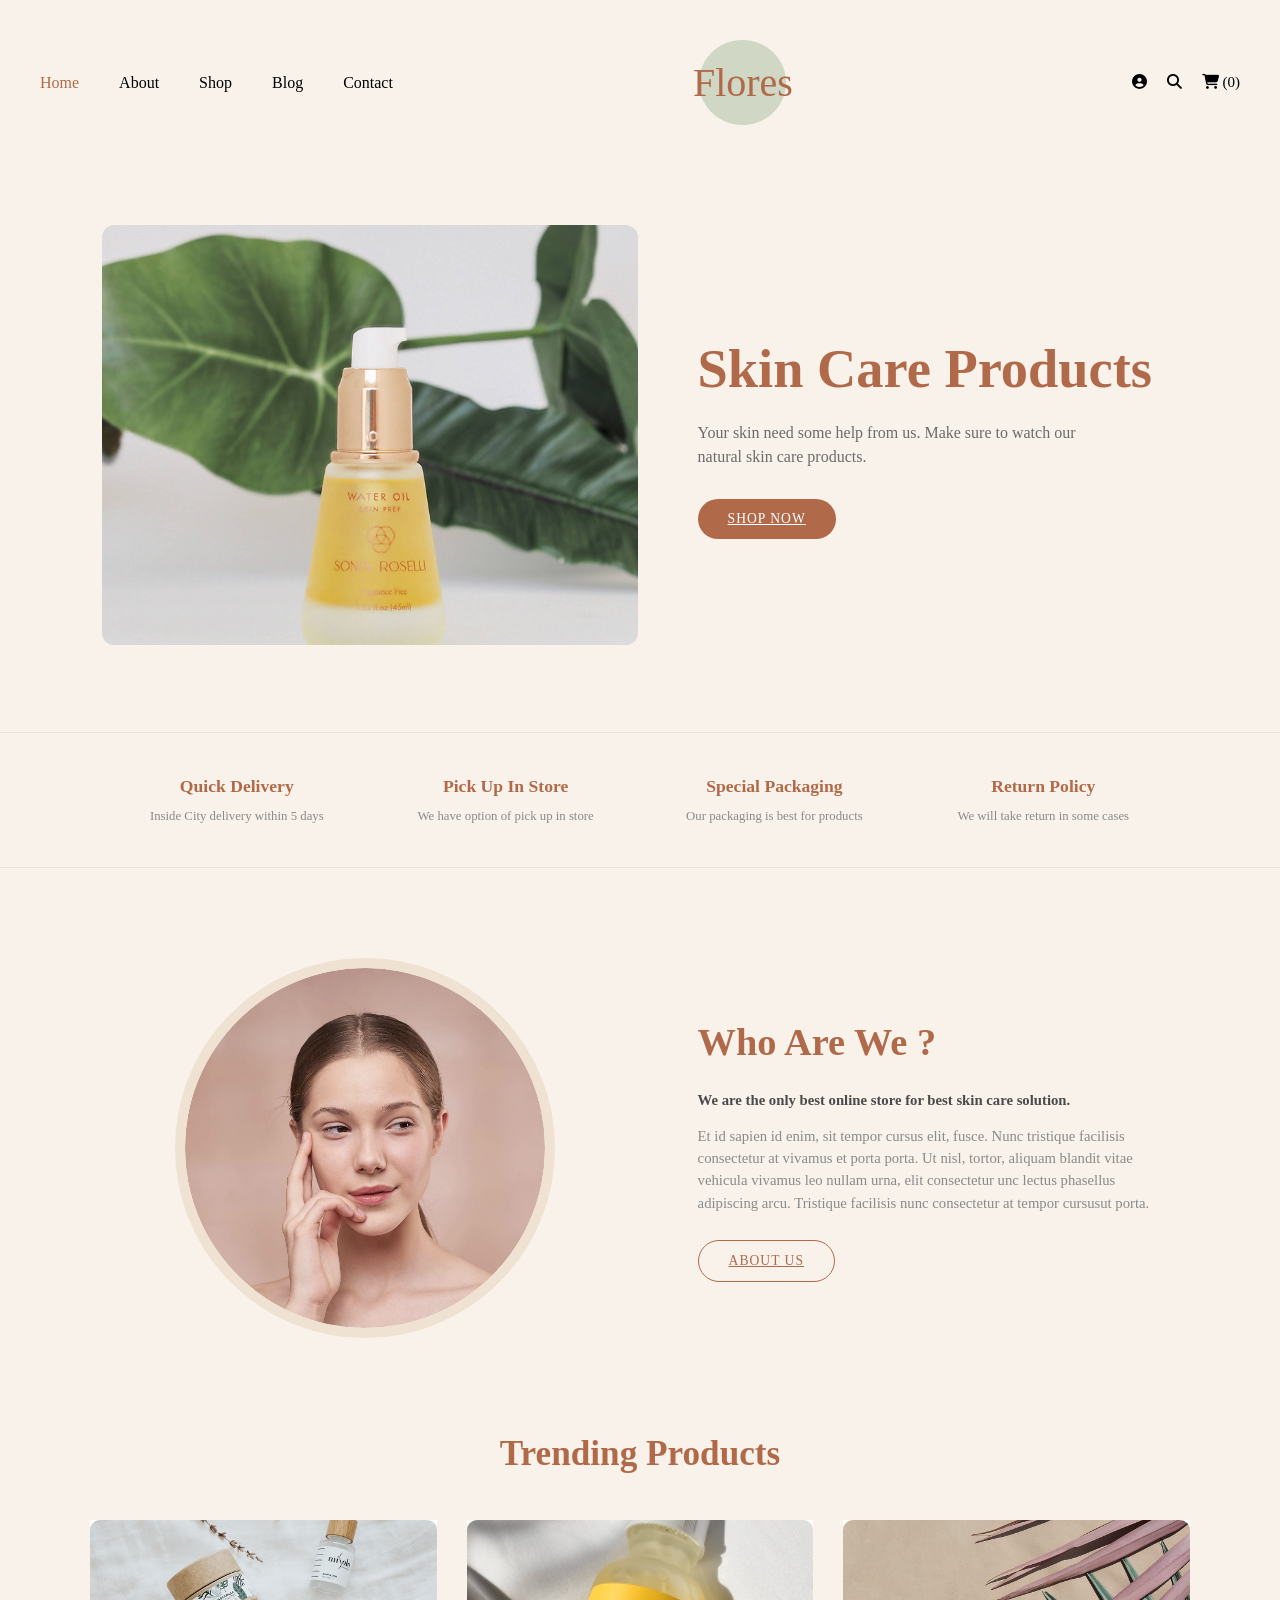
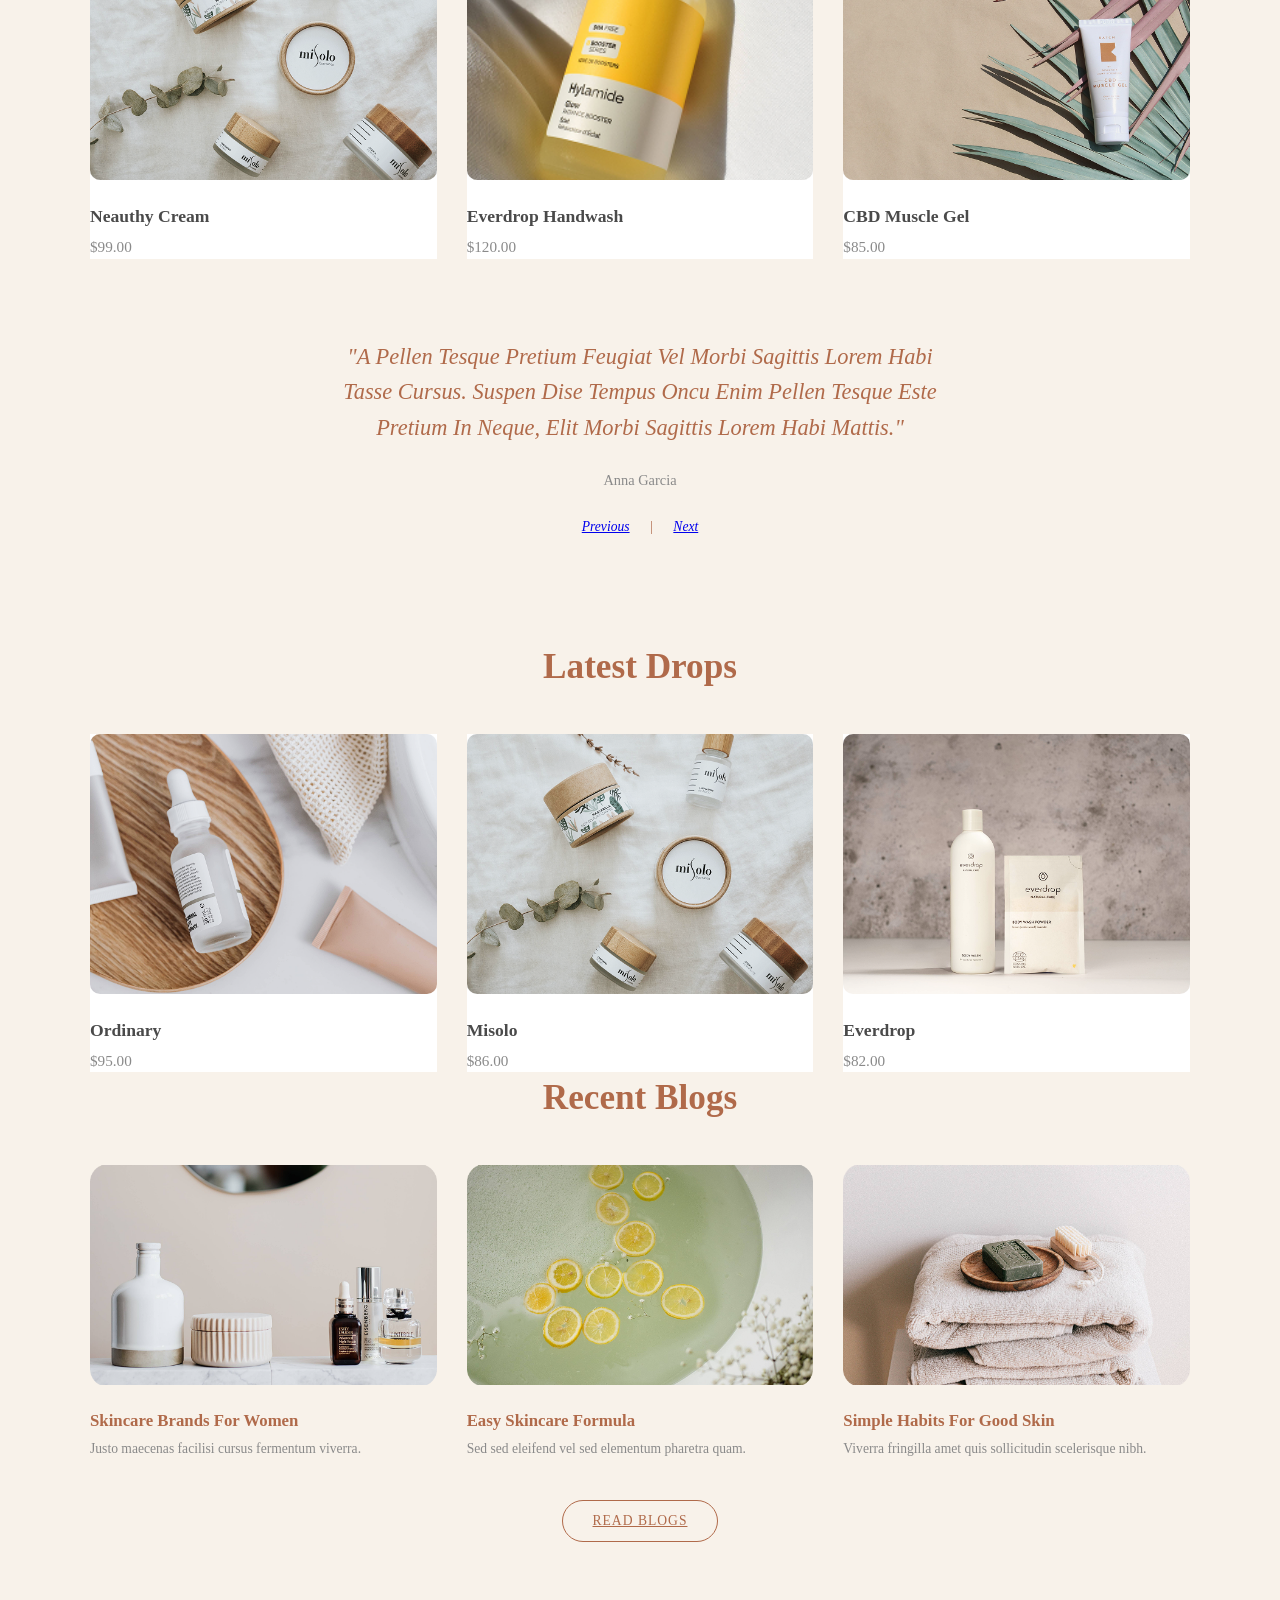
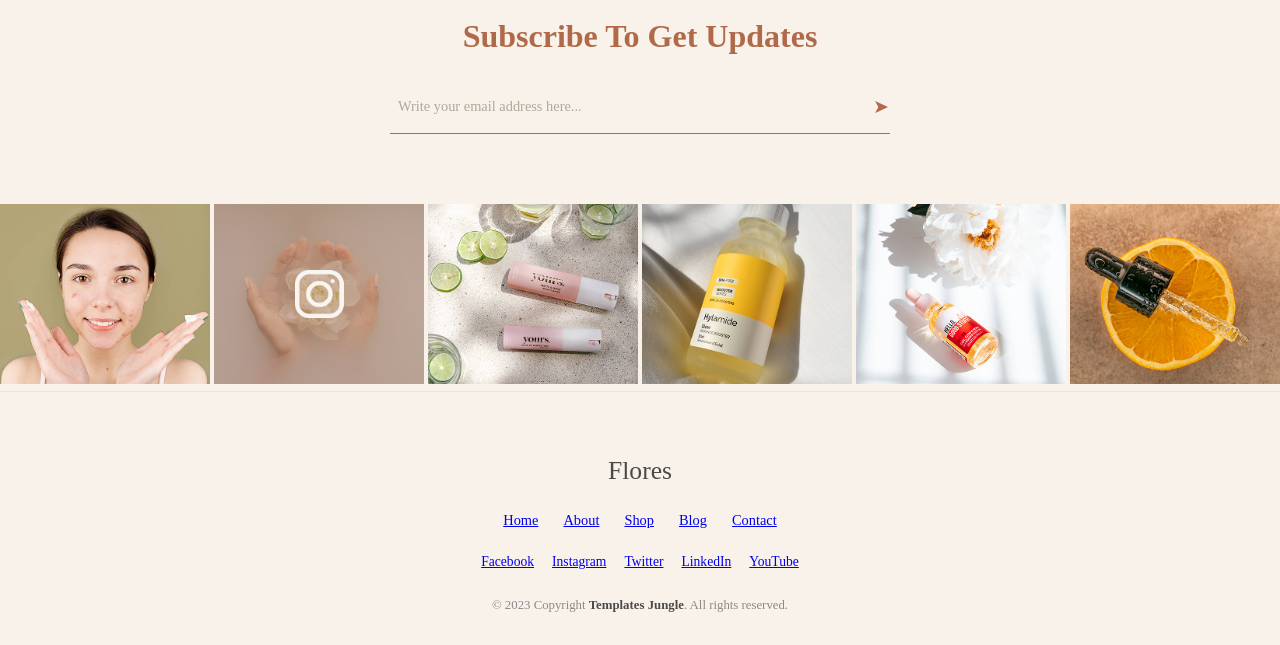
<file: ProductLandingPage/index.html>
<!doctype html>
<html lang="en">
  <head>
    <meta charset="UTF-8" />
    <meta name="viewport" content="width=device-width, initial-scale=1.0" />
    <title>Flores</title>
    <link rel="stylesheet" href="style.css" />
    <link rel="stylesheet" href="https://cdnjs.cloudflare.com/ajax/libs/font-awesome/6.7.2/css/all.min.css">
    <link rel="icon" href="favicon.ico">
  </head>

  <body>

    <!-- HEADER SECTION -->

    <header>
      <nav>
        <ul>
          <li><a href="flores.index.html">Home</a></li>
          <li><a href="flores.index.html">About</a></li>
          <li><a href="flores.index.html">Shop</a></li>
          <li><a href="flores.index.html">Blog</a></li>
          <li><a href="flores.index.html">Contact</a></li>
        </ul>

        <div class = "logo">
          <img src = "Assets/Images/Ellipse 80.png" alt = "logo-ellipse">
          <span class = "logo-text">Flores</span>
        </div>       

        <div class="nav-icons">
          <a href="flores.index.html"><i class="fa-solid fa-circle-user"></i></a>
          <a href="flores.index.html"><i class="fa-solid fa-magnifying-glass"></i></a>
          <a href="flores.index.html"><i class="fa-solid fa-cart-shopping"></i> (0)</a>
        </div>
      </nav>
    </header>

    <!-- HERO SECTION -->

    <section class="hero">
      <div class="hero-image">
        <img src="Assets/Images/heroImage.png" alt="Skin care product bottle" />
      </div>

      <div class="hero-text">
        <h1>Skin Care Products</h1>
        <p>
          Your skin need some help from us. Make sure to watch our natural skin
          care products.
        </p>

        <button><a href="flores.index.html">Shop Now</a>
        </button>
      </div>
    </section>

    <!-- FEATURE SECTION -->

    <section class="features">
      <div class="feature">
        <h2>Quick Delivery</h2>
        <p>Inside City delivery within 5 days</p>
      </div>

      <div class="feature">
        <h2>Pick Up In Store</h2>
        <p>We have option of pick up in store</p>
      </div>

      <div class="feature">
        <h2>Special Packaging</h2>
        <p>Our packaging is best for products</p>
      </div>

      <div class="feature">
        <h2>Return Policy</h2>
        <p>We will take return in some cases</p>
      </div>
    </section>

    <!-- ABOUT SECTION -->

    <section class="about">
      <div class="about-img">
        <img src="Assets/Images/Avatar1.png" alt="Woman touching her face" />
      </div>

      <div class="about-text">
        <h2>Who Are We ?</h2>
        <p>We are the only best online store for best skin care solution.</p>
        <p>
          Et id sapien id enim, sit tempor cursus elit, fusce. Nunc tristique
          facilisis consectetur at vivamus et porta porta. Ut nisl, tortor,
          aliquam blandit vitae vehicula vivamus leo nullam urna, elit
          consectetur unc lectus phasellus adipiscing arcu. Tristique facilisis
          nunc consectetur at tempor cursusut porta.
        </p>

        <button><a href="flores.index.html">About Us</a>
        </button>
      </div>  
    </section>

    <!-- PRODUCTS SECTION -->

    <section class="products">
      <h2>Trending Products</h2>

      <div class="product-grid">
        <div class="product-card">
          <img src="Assets/Images/Misolo.png" alt="Neauthy Cream" />
          <h3>Neauthy Cream</h3>
          <p class="price">$99.00</p>
        </div>

        <div class="product-card">
          <img src="Assets/Images/footer4.png" alt="Everdrop Handwash" />
          <h3>Everdrop Handwash</h3>
          <p>$120.00</p>
        </div>

        <div class="product-card">
          <img src="Assets/Images/Muscle Gel.png" alt="CBD Muscle Gel" />
          <h3>CBD Muscle Gel</h3>
          <p>$85.00</p>
        </div>
      </div>
    </section>

    <!-- TESTIMONIAL  SECTION -->

    <section class="testimonial">
      <div>
        "A Pellen Tesque Pretium Feugiat Vel Morbi Sagittis Lorem Habi Tasse
        Cursus. Suspen Dise Tempus Oncu Enim Pellen Tesque Este Pretium In
        Neque, Elit Morbi Sagittis Lorem Habi Mattis."
      </div>
      <p class="author">Anna Garcia</p>

      <div class="link-arrow">
        <a href="flores.index.html">Previous</a> |
        <a href="flores.index.html">Next</a>
      </div>
    </section>

    <!-- LATEST PRODUCT SECTION  -->

    <section class="products">
        <h2>Latest Drops</h2>

        <div class="product-grid">
            <div class="product-card">
            <img src="Assets/Images/Ordinary.png" alt="Ordinary" />
            <h3>Ordinary</h3>
            <p>$95.00</p>
            </div>

            <div class="product-card">
            <img src="Assets/Images/Misolo.png" alt="Misolo" />
            <h3>Misolo</h3>
            <p>$86.00</p>
            </div>

            <div class="product-card">
            <img src="Assets/Images/Everdrop2.png" alt="Everdrop lotion set" />
            <h3>Everdrop</h3>
            <p>$82.00</p>
            </div>
        </div>
    </section>

    <!--  BLOGS SECTION-->

    <section class="blogs">
        <h2>Recent Blogs</h2>

        <section class="blog-grid">
            <div class="blog-card">
                <img src="Assets/Images/SkinCare.png" alt="Skincare brands">
                <h3>Skincare Brands For Women</h3>
                <p>Justo maecenas facilisi cursus fermentum viverra.</p>
            </div>

            <div class="blog-card">
                <img src="Assets/Images/EasySkinCare.png" alt="Easy structure">
                <h3>Easy Skincare Formula</h3>
                <p>Sed sed eleifend vel sed elementum pharetra quam.</p>
            </div>

            <div class="blog-card">
                <img src="Assets/Images/Simple Habits.png" alt="Simple habits">
                <h3>Simple Habits For Good Skin</h3>
                <p>Viverra fringilla amet quis sollicitudin scelerisque nibh.</p>
            </div>
            
            <div class="more-blogs">
                <button><a href="flores.index.html">Read Blogs</a>
                </button>
            </div>
        </section>
    </section>

    <!-- NEWSLETTER SECTION -->

    <section class="newsletter">
        <h2>Subscribe To Get Updates</h2>

        <form>
            <label>Email address</label>
            <input type="email" required placeholder="Write your email address here...">
            <button type="submit"></button>
        </form>
    </section>

    <!-- PRODUCT PHOTOS -->

    <section class="photo-grid">
        <a href="flores.index.html"><img src="Assets/Images/footer1.png" alt="Product photo 1" /></a>
        <a href="flores.index.html"><img src="Assets/Images/footer2.png" alt="Product photo 2" /></a>
        <a href="flores.index.html"><img src="Assets/Images/footer3.png" alt="Product photo 3" /></a>
        <a href="flores.index.html"><img src="Assets/Images/footer4.png" alt="Product photo 4" /></a>
        <a href="flores.index.html"><img src="Assets/Images/footer5.png" alt="Product photo 5" /></a>
        <a href="flores.index.html"><img src="Assets/Images/footer6.png" alt="Product photo 6" /></a>
    </section>

    <!-- FOOTER SECTION-->

    <footer>
        <div class="logo">Flores</div>

        <div>
            <ul>
                <li><a href="flores.index.html">Home</a></li>
                <li><a href="flores.index.html">About</a></li>
                <li><a href="flores.index.html">Shop</a></li>
                <li><a href="flores.index.html">Blog</a></li>
                <li><a href="flores.index.html">Contact</a></li>
            </ul>
        </div>

        <div class="socials">
            <a href="flores.index.html">Facebook</a>
            <a href="flores.index.html">Instagram</a>
            <a href="flores.index.html">Twitter</a>
            <a href="flores.index.html">LinkedIn</a>
            <a href="flores.index.html">YouTube</a>
        </div>

        <p class="copyright">
        © 2023 Copyright <strong>Templates Jungle</strong>. All rights reserved.
        </p>        
    </footer>
  </body>
</html>
</file>
<file: ProductLandingPage/style.css>
* {
  margin: 0;
  padding: 0;
  box-sizing: border-box;
  font-family: "Times New Roman", Times, serif;
}

/* HEADER SECTION */

body {
  background-color: #f8f2ea;
  color: #4a4a4a;
  line-height: 1.5;
}

nav {
  display: grid;
  grid-template-columns: 1fr auto 1fr;
  align-items: center;
  gap: 300px;
  padding: 40px;
}

nav a {
  text-decoration: none;
  color: black;
}

nav a:hover {
  color: rgb(152, 187, 152);
  transition: 0.3s ease;
}

nav li:first-child a {
  color: #b06a4a;
}

nav li:first-child  a:hover {
  color: rgb(152, 187, 152);
  transition: 0.3s ease;
}

ul {
  display: flex;
  justify-content: center;
  gap: 40px;
  list-style: none;
}

.logo {
  display: grid;
  place-items: center;
  font-size: 40px;
}

.logo img,
.logo-text {
  grid-area: 1 / 1;
}

h1,
h2,
h3,
.logo-text {
  color: #b06a4a;
}

.nav-icons {
  display: flex;
  gap: 1.25rem;
  font-size: 15px;
  justify-self: end;
}

button {
  background-color: #b06a4a;
  color: #fff;
  border: none;
  border-radius: 25px;
  padding: 12px 30px;
  font-size: 0.85rem;
  letter-spacing: 1px;
  text-transform: uppercase;
  cursor: pointer;
  transition: background 0.3s ease;
}

button:hover {
  background-color: #8f5138;
}

button a {
  color: inherit;
}

/* =========================================
   HERO SECTION
   ========================================= */

.hero {
  display: flex;
  align-items: center;
  justify-content: space-between;
  gap: 60px;
  padding: 60px 8% 80px;
}

.hero-image {
  flex: 1;
  border-radius: 12px;
  overflow: hidden;
}

.hero-image img {
  width: 100%;
  height: 420px;
  object-fit: cover;
  border-radius: 12px;
}

.hero-text {
  flex: 1;
  max-width: 480px;
}

.hero-text h1 {
  font-size: 3.4rem;
  line-height: 1.15;
  margin-bottom: 20px;
}

.hero-text p {
  font-size: 1rem;
  color: #6b6b6b;
  margin-bottom: 30px;
  max-width: 400px;
}

/* =========================================
   FEATURES SECTION
   ========================================= */

.features {
  display: flex;
  justify-content: space-between;
  text-align: center;
  padding: 40px 8%;
  border-top: 1px solid #ece3d6;
  border-bottom: 1px solid #ece3d6;
}

.feature {
  flex: 1;
  padding: 0 20px;
}

.feature h2 {
  font-size: 1.1rem;
  margin-bottom: 8px;
}

.feature p {
  font-size: 0.8rem;
  color: #8a8a8a;
}

/* =========================================
   ABOUT SECTION
   ========================================= */

.about {
  display: flex;
  align-items: center;
  gap: 70px;
  padding: 90px 8%;
}

.about-img {
  flex: 1;
  display: flex;
  justify-content: center;
}

.about-img img {
  width: 380px;
  height: 380px;
  object-fit: cover;
  border-radius: 50%;
  border: 10px solid #efe2d3;
}

.about-text {
  flex: 1;
  max-width: 480px;
}

.about-text h2 {
  font-size: 2.4rem;
  margin-bottom: 18px;
}

.about-text p:first-of-type {
  font-weight: 600;
  color: #4a4a4a;
  margin-bottom: 14px;
}

.about-text p {
  font-size: 0.92rem;
  color: #8a8a8a;
  margin-bottom: 26px;
}

.about-text button {
  background: transparent;
  color: #b06a4a;
  border: 1px solid #b06a4a;
}

.about-text button:hover {
  background: #b06a4a;
  color: #fff;
}

/* =========================================
   PRODUCTS SECTION (Trending / Latest Drops)
   ========================================= */

.products {
  text-align: center;
}

.products h2 {
  font-size: 2.2rem;
  margin-bottom: 40px;
}

.product-grid {
  display: grid;
  grid-template-columns: repeat(3, 1fr);
  gap: 30px;
  text-align: left;
  max-width: 1100px;
  margin: 0 auto;
}

.product-card {
  background-color: #fff;
}

.product-card img {
  width: 100%;
  height: 260px;
  object-fit: cover;
  border-radius: 10px;
  margin-bottom: 16px;
}

.product-card h3 {
  font-size: 1.1rem;
  margin-bottom: 6px;
  color: #4a4a4a;
}

.product-card .price,
.product-card p {
  font-size: 0.95rem;
  color: #8a8a8a;
}

/* =========================================
   TESTIMONIAL SECTION
   ========================================= */

.testimonial {
  text-align: center;
  max-width: 800px;
  margin: 0 auto;
  padding: 80px 8%;
}

.testimonial div {
  font-family: "Playfair Display", Georgia, serif;
  font-size: 1.4rem;
  font-style: italic;
  color: #b06a4a;
  line-height: 1.6;
  margin-bottom: 24px;
}

.testimonial .author {
  font-size: 0.9rem;
  color: #8a8a8a;
  margin-bottom: 24px;
}

.testimonial .link-arrow {
  display: flex;
  justify-content: center;
  gap: 20px;
  font-size: 0.85rem;
  color: #b06a4a;
}

/* =========================================
   BLOGS SECTION
   ========================================= */

.blogs {
  text-align: center;
}

.blogs h2 {
  font-size: 2.2rem;
  margin-bottom: 40px;
}

.blog-grid {
  display: grid;
  grid-template-columns: repeat(3, 1fr);
  gap: 30px;
  text-align: left;
  max-width: 1100px;
  margin: 0 auto;
}

.blog-card img {
  width: 100%;
  height: 220px;
  object-fit: cover;
  border-radius: 10px;
  margin-bottom: 16px;
}

.blog-card h3 {
  font-size: 1.05rem;
  margin-bottom: 6px;
}

.blog-card p {
  font-size: 0.85rem;
  color: #8a8a8a;
}

.more-blogs {
  grid-column: 1 / -1;
  display: flex;
  justify-content: center;
  margin-top: 10px;
}

.more-blogs button {
  background: transparent;
  color: #b06a4a;
  border: 1px solid #b06a4a;
}

/* =========================================
   NEWSLETTER SECTION
   ========================================= */

.newsletter {
  text-align: center;
  padding: 70px 8%;
}

.newsletter h2 {
  font-size: 2rem;
  margin-bottom: 30px;
}

.newsletter form {
  display: flex;
  justify-content: center;
  align-items: center;
  gap: 10px;
  max-width: 500px;
  margin: 0 auto;
  border-bottom: 1px solid #b06a4a;
  padding-bottom: 10px;
}

.newsletter label {
  display: none;
}

.newsletter input {
  flex: 1;
  border: none;
  background: transparent;
  outline: none;
  font-size: 0.9rem;
  color: #4a4a4a;
  padding: 8px;
}

.newsletter input::placeholder {
  color: #b0a89b;
}

.newsletter button[type="submit"] {
  background: transparent;
  padding: 0;
  color: #b06a4a;
  font-size: 1.2rem;
}

.newsletter button[type="submit"]::after {
  content: "➤";
}

/* =========================================
   PHOTO GRID SECTION
   ========================================= */

.photo-grid {
  display: grid;
  grid-template-columns: repeat(6, 1fr);
  gap: 4px;
  padding: 0;
}

.photo-grid img {
  width: 100%;
  height: 180px;
  object-fit: cover;
}

/* =========================================
   FOOTER
   ========================================= */

footer {
  text-align: center;
  padding: 60px 8% 30px;
  border-top: 1px solid #ece3d6;
}

footer .logo {
  font-size: 1.6rem;
  margin-bottom: 20px;
}

footer ul {
  display: flex;
  justify-content: center;
  gap: 25px;
  margin-bottom: 20px;
  font-size: 0.9rem;
}

.socials {
  display: flex;
  justify-content: center;
  gap: 18px;
  margin-bottom: 24px;
  font-size: 0.85rem;
  color: #8a8a8a;
}

.copyright {
  font-size: 0.8rem;
  color: #8a8a8a;
}

.copyright strong {
  color: #4a4a4a;
}

/* =========================================
   RESPONSIVE
   ========================================= */

@media (max-width: 900px) {
  .hero,
  .about {
    flex-direction: column;
    text-align: center;
  }

  .product-grid,
  .blog-grid {
    grid-template-columns: 1fr;
  }

  header {
    flex-direction: column;
    gap: 15px;
  }

  .photo-grid {
    grid-template-columns: repeat(3, 1fr);
  }
}
</file>
